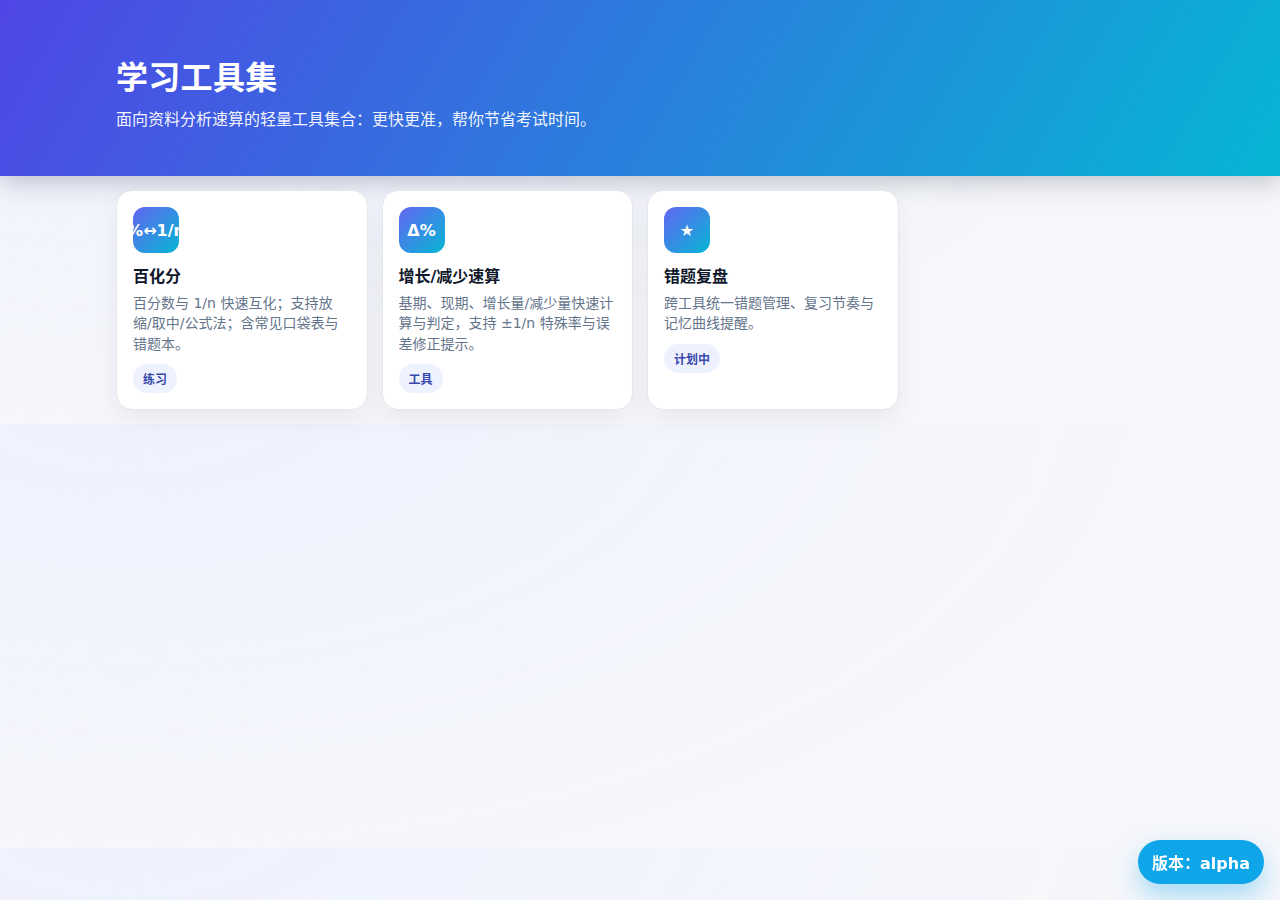
<file: web/index.html>
<!doctype html>
<html lang="zh-CN">
<head>
  <meta charset="utf-8" />
  <meta name="viewport" content="width=device-width, initial-scale=1" />
  <title>学习工具集 · 首页</title>
  <link rel="stylesheet" href="style.css" />
</head>
<body>
  <header>
    <div class="hero">
      <h1>学习工具集</h1>
      <p class="lead">面向资料分析速算的轻量工具集合：更快更准，帮你节省考试时间。</p>
    </div>
  </header>

  <section class="tools">
    <div class="tools-grid">
      <a class="tool-card" href="tool-baihuafen.html">
        <div class="tool-icon">%↔︎1/n</div>
        <div class="tool-title">百化分</div>
        <div class="tool-desc">百分数与 1/n 快速互化；支持放缩/取中/公式法；含常见口袋表与错题本。</div>
        <div class="tool-tag">练习</div>
      </a>

      <a class="tool-card" href="tool-growth.html">
        <div class="tool-icon">Δ%</div>
        <div class="tool-title">增长/减少速算</div>
        <div class="tool-desc">基期、现期、增长量/减少量快速计算与判定，支持 ±1/n 特殊率与误差修正提示。</div>
        <div class="tool-tag">工具</div>
      </a>

      <a class="tool-card" href="#" onclick="alert('敬请期待：错题复盘与自定义题库');return false;">
        <div class="tool-icon">★</div>
        <div class="tool-title">错题复盘</div>
        <div class="tool-desc">跨工具统一错题管理、复习节奏与记忆曲线提醒。</div>
        <div class="tool-tag">计划中</div>
      </a>
    </div>
  </section>

  <footer>
    <span id="score">版本：alpha</span>
  </footer>
</body>
</html>
</file>
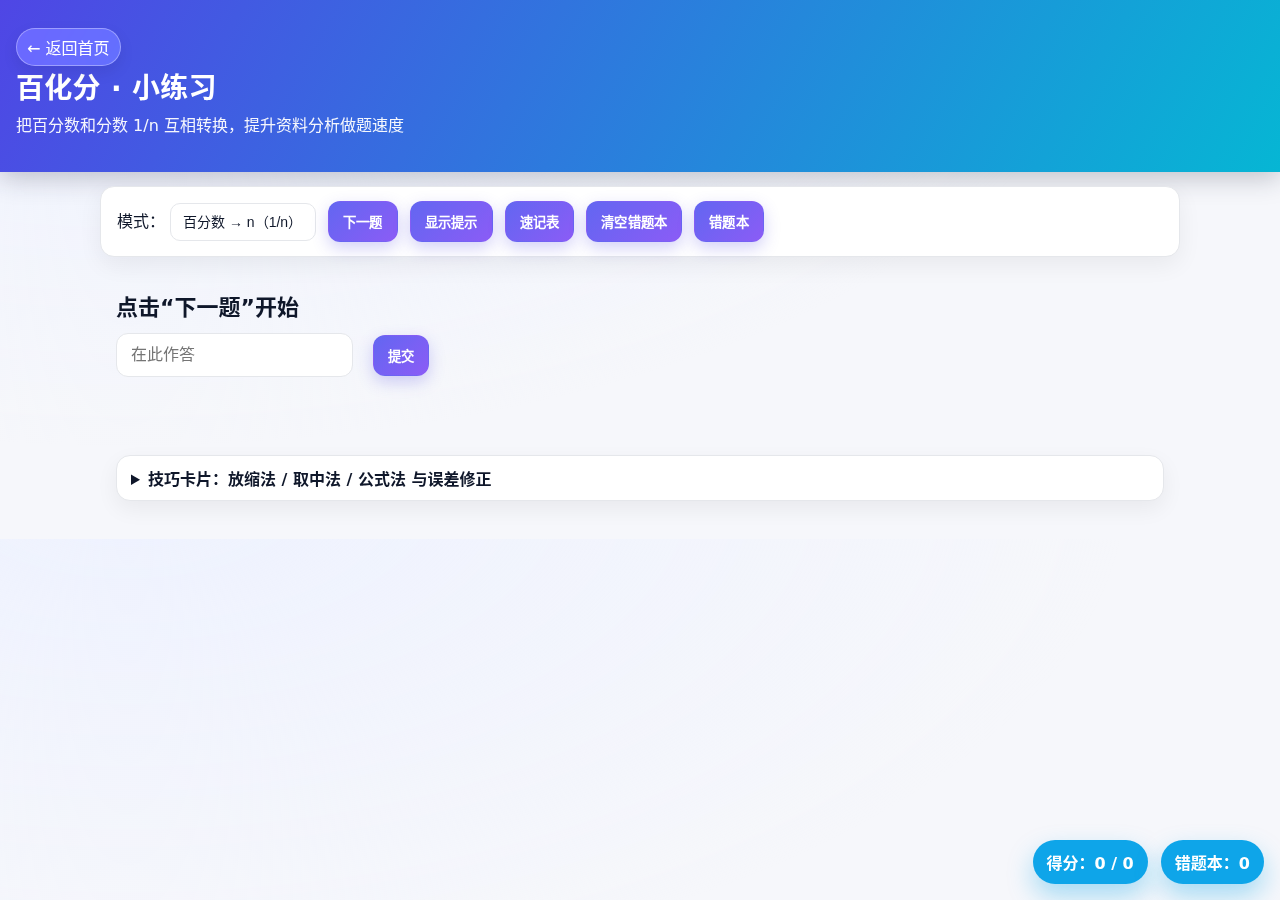
<file: web/tool-baihuafen.html>
<!doctype html>
<html lang="zh-CN">
<head>
  <meta charset="utf-8" />
  <meta name="viewport" content="width=device-width, initial-scale=1" />
  <title>百化分 · 工具</title>
  <link rel="stylesheet" href="style.css" />
</head>
<body>
  <header>
    <a class="home-link" href="index.html">← 返回首页</a>
    <h1>百化分 · 小练习</h1>
    <p class="sub">把百分数和分数 1/n 互相转换，提升资料分析做题速度</p>
  </header>

  <section class="toolbar">
    <label>
      模式：
      <select id="mode">
        <option value="p2n">百分数 → n（1/n）</option>
        <option value="n2p">n（1/n） → 百分数</option>
        <option value="formula">公式法：n ≈ 100/x</option>
        <option value="nearby">取中/放缩判断</option>
        <option value="challenge60">60秒挑战</option>
        <option value="review">复习错题</option>
      </select>
    </label>
    <button id="btn-next">下一题</button>
    <button id="btn-show-tip">显示提示</button>
    <button id="btn-show-table">速记表</button>
    <button id="btn-clear-wrong">清空错题本</button>
    <button id="btn-view-wrong">错题本</button>
  </section>

  <main class="panel">
    <div id="question" class="question">点击“下一题”开始</div>

    <div id="answer-area" class="answer-area">
      <input id="answer-input" type="text" placeholder="在此作答" />
      <div id="choices" class="choices"></div>
      <button id="btn-submit">提交</button>
    </div>

    <div id="result" class="result"></div>

    <div id="tip" class="tip" hidden></div>
  </main>

  <section id="table" class="table" hidden>
    <h2>常见百分数 ≈ 1/n 口袋表</h2>
    <div class="grid" id="pocket-grid"></div>
    <p class="note">说明：接受微小误差（±0.2%），如 1/15 可记 6.6% 或 6.7% 均判对。</p>
  </section>
  <section id="wrong-panel" class="table" hidden>
    <h2>错题本</h2>
    <div id="wrong-actions" style="margin:8px 0 10px;">
      <button id="btn-import-wrong">导入错题</button>
      <input id="file-import-wrong" type="file" accept="application/json" style="display:none">
      <button id="btn-export-wrong">导出错题</button>
    </div>
    <div id="wrong-list" class="grid"></div>
    <p class="note">提示：题目做错时会自动加入错题本；可在上方“复习错题”模式随机练，也可在此页重做或删除。</p>
  </section>

  <section class="cards">
    <details>
      <summary>技巧卡片：放缩法 / 取中法 / 公式法 与误差修正</summary>
      <div class="card-body">
        <h3>1）放缩法</h3>
        <ul>
          <li>14.3%≈1/7，则 1.43%≈1/70</li>
          <li>6.7%≈1/15，则 13.4%≈(1/15)×2≈1/7.5</li>
          <li>1.9%≈2%＝1/50</li>
        </ul>
        <h3>2）取中法</h3>
        <ul>
          <li>18.5% 介于 16.7%(≈1/6) 和 20%(=1/5) 之间，取中≈1/5.5</li>
          <li>15.4% 介于 14.3%(≈1/7) 和 16.7%(≈1/6) 之间，取中≈1/6.5</li>
        </ul>
        <h3>3）公式法</h3>
        <p>若 x%≈1/n，记忆不稳时用 n≈100/x（保留 1 位小数）。如 44%→n≈100/44≈2.3→≈1/2.3。</p>
        <h3>误差修正（直觉版）</h3>
        <p>用 1/8 代替 13%：13%×8≈104%，因此结果偏小约 4%，需 +4%；
        用 1/8 代替 12%：12%×8≈96%，结果偏大约 4%，需 −4%。
        若考虑分母 1+r 的影响，13% 与 1/8 的更精确误差≈4%−0.5%=3.5%。</p>
      </div>
    </details>
  </section>

  <footer>
    <span id="score">得分：0 / 0</span>
    <span id="wrong">错题本：0</span>
  </footer>

  <script src="app.js"></script>
</body>
</html>
</file>
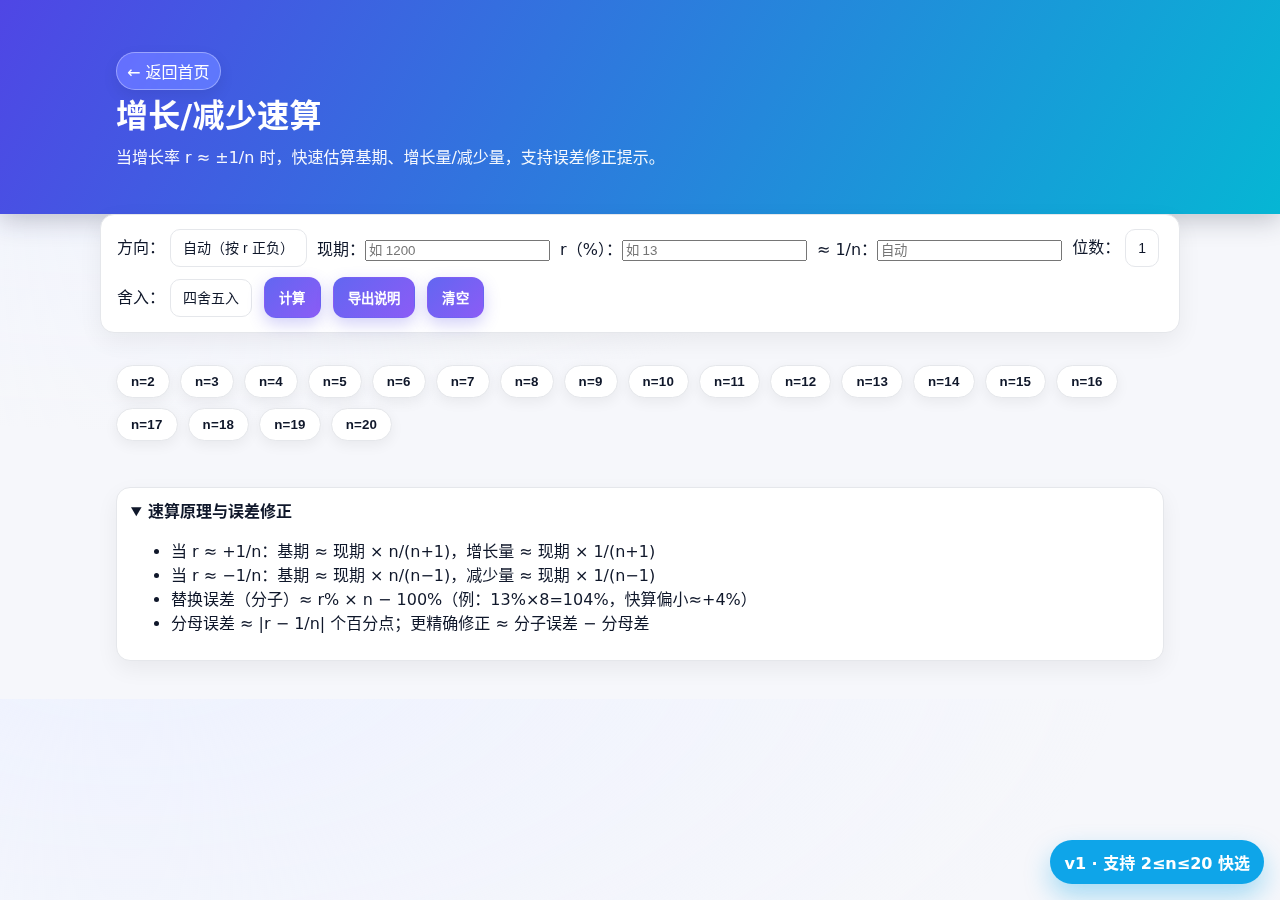
<file: web/tool-growth.html>
<!doctype html>
<html lang="zh-CN">
<head>
  <meta charset="utf-8" />
  <meta name="viewport" content="width=device-width, initial-scale=1" />
  <title>增长/减少速算 · 工具</title>
  <link rel="stylesheet" href="style.css" />
</head>
<body class="has-bottom-bar">
  <header>
    <div class="hero">
      <a class="home-link" href="index.html">← 返回首页</a>
      <h1>增长/减少速算</h1>
      <p class="lead">当增长率 r ≈ ±1/n 时，快速估算基期、增长量/减少量，支持误差修正提示。</p>
    </div>
  </header>

  <section class="toolbar" style="margin-top:0">
    <label>方向：
      <select id="dir">
        <option value="auto">自动（按 r 正负）</option>
        <option value="up">增长</option>
        <option value="down">减少</option>
      </select>
    </label>
    <label>现期：<input id="cur" type="number" step="0.01" placeholder="如 1200" /></label>
    <label>r（%）：<input id="r" type="number" step="0.1" placeholder="如 13" /></label>
    <label>≈ 1/n：<input id="n" type="number" step="0.1" placeholder="自动" /></label>
    <label>位数：
      <select id="prec">
        <option value="0">0</option>
        <option value="1" selected>1</option>
        <option value="2">2</option>
      </select>
    </label>
    <label>舍入：
      <select id="round">
        <option value="half-up" selected>四舍五入</option>
        <option value="floor">向下取整</option>
        <option value="ceil">向上取整</option>
      </select>
    </label>
    <button id="btn-calc">计算</button>
    <button id="btn-export" type="button">导出说明</button>
    <button id="btn-reset" type="button">清空</button>
  </section>

  <section class="panel">
    <div class="answer-area">
      <div class="choices" id="quick-n"></div>
    </div>

    <div class="tip" id="result-card" hidden></div>
  </section>

  <section class="cards">
    <details open>
      <summary>速算原理与误差修正</summary>
      <div class="card-body">
        <ul>
          <li>当 r ≈ +1/n：基期 ≈ 现期 × n/(n+1)，增长量 ≈ 现期 × 1/(n+1)</li>
          <li>当 r ≈ −1/n：基期 ≈ 现期 × n/(n−1)，减少量 ≈ 现期 × 1/(n−1)</li>
          <li>替换误差（分子）≈ r% × n − 100%（例：13%×8=104%，快算偏小≈+4%）</li>
          <li>分母误差 ≈ |r − 1/n| 个百分点；更精确修正 ≈ 分子误差 − 分母差</li>
        </ul>
      </div>
    </details>
  </section>

  <!-- 移动端固定底部操作条 -->
  <div class="bottom-bar">
    <button id="mb-calc">计算</button>
    <button id="mb-export">导出说明</button>
    <button id="mb-reset" type="button">清空</button>
  </div>

  <footer>
    <span id="score">v1 · 支持 2≤n≤20 快选</span>
  </footer>

  <script src="growth.js"></script>
</body>
</html>
</file>
<file: web/style.css>
/* 现代互联网风格样式：柔和配色、卡片+阴影、响应式布局、系统暗色模式适配 */
:root{
  --bg:#f6f7fb;
  --surface:#ffffff;
  --text:#0f172a;
  --muted:#64748b;
  --border:#e5e7eb;
  --primary:#4f46e5;   /* indigo */
  --primary-2:#06b6d4; /* cyan for gradient */
  --success:#12b981;
  --danger:#ef4444;
}
*{box-sizing:border-box}
body{
  font-family: ui-sans-serif, system-ui, -apple-system, Segoe UI, Roboto, Arial, "Noto Sans CJK SC", sans-serif;
  margin:0; color:var(--text); background:radial-gradient(1000px 500px at 10% -10%, #eef2ff, transparent), var(--bg);
}

/* 顶部横幅 */
header{
  padding:28px 16px 36px;
  color:#fff;
  background:linear-gradient(120deg, var(--primary), var(--primary-2));
  box-shadow: 0 6px 24px rgba(30, 41, 59, .25);
}
h1{margin:0 0 6px; font-size:28px; letter-spacing:.3px}
.sub{margin:0; opacity:.95}

/* 容器：控制最大宽度 */
.toolbar, .panel, .table, .cards{ max-width: 1080px; margin: 14px auto; }

/* 顶部工具条（卡片） */
.toolbar{
  display:flex; flex-wrap:wrap; gap:10px; align-items:center;
  padding:14px 16px; background:var(--surface);
  border:1px solid var(--border); border-radius:14px;
  box-shadow:0 8px 24px rgba(2,6,23,.06);
}
.toolbar select{
  appearance:none; -webkit-appearance:none;
  padding:10px 12px; border:1px solid var(--border); border-radius:10px;
  background:#fff; color:var(--text); font-size:14px;
}
.toolbar button{ margin-left:2px; }

/* 主内容卡片 */
.panel{ padding:18px 0; }
.question{ font-size:22px; font-weight:700; margin:0 16px 12px; }
.answer-area{ display:flex; flex-wrap:wrap; gap:10px; align-items:center; margin:0 16px 14px; }
#answer-input{
  padding:12px 14px; font-size:16px; min-width:220px;
  border:1px solid var(--border); border-radius:12px; outline:none;
  transition: box-shadow .15s ease, border-color .15s ease;
}
#answer-input:focus{ border-color:color-mix(in srgb, var(--primary) 50%, #8da2fb); box-shadow:0 0 0 4px rgba(79,70,229,.12); }

/* 通用按钮 */
.toolbar button, .answer-area button{
  padding:10px 14px; border:1px solid transparent; border-radius:12px; cursor:pointer;
  background:linear-gradient(135deg, #6366f1, #8b5cf6); color:#fff; font-weight:600; letter-spacing:.2px;
  box-shadow:0 6px 16px rgba(79,70,229,.25); transition: transform .08s ease, box-shadow .2s ease, filter .2s ease;
}
.toolbar button:hover, .answer-area button:hover{ transform:translateY(-1px); filter:brightness(1.02); box-shadow:0 10px 24px rgba(79,70,229,.3) }
.toolbar button:active, .answer-area button:active{ transform:translateY(0) scale(.98) }

/* 备选项按钮（次级） */
.choices{ display:flex; gap:10px; flex-wrap:wrap }
.choices button{
  background:#fff; color:var(--text); font-weight:600;
  border:1px solid var(--border); border-radius:999px; padding:8px 14px;
  box-shadow:0 4px 14px rgba(2,6,23,.06); transition:all .15s ease;
}
.choices button:hover{ background:#f5f7ff; border-color:#c7d2fe; box-shadow:0 8px 20px rgba(2,6,23,.08) }

/* 结果与提示 */
.result{ min-height:24px; margin:8px 16px; font-weight:700 }
.result.ok{ color:var(--success) }
.result.bad{ color:var(--danger) }
.tip{
  margin:8px 16px; padding:14px 14px; color:#334155; background:linear-gradient(0deg, #fff, #fff);
  border:1px solid #c7d2fe; border-left:4px solid var(--primary); border-radius:12px;
  box-shadow:0 6px 20px rgba(2,6,23,.06);
}

/* 口袋表 */
.table{ padding:0 16px 20px }
.table h2{ margin:12px 0 8px; font-size:18px; color:#0f172a }
.grid{ display:grid; grid-template-columns:repeat(auto-fill, minmax(220px, 1fr)); gap:12px }
.cell{
  background:var(--surface); border:1px solid var(--border); border-radius:14px; padding:12px 14px; text-align:center;
  box-shadow:0 8px 22px rgba(2,6,23,.06); transition: transform .12s ease, box-shadow .2s ease;
}
.cell:hover{ transform: translateY(-2px); box-shadow:0 16px 28px rgba(2,6,23,.08) }
.cell .p{ font-weight:800; color:#1d4ed8; font-size:18px }
.cell .n{ color:var(--muted); font-size:13px }
.note{ color:var(--muted); margin-top:8px }

/* 卡片区 */
.cards{ padding:0 16px 24px }
.details, details{ background:var(--surface); border:1px solid var(--border); border-radius:14px; padding:10px 14px; box-shadow:0 8px 22px rgba(2,6,23,.06) }
summary{ cursor:pointer; font-weight:700 }

/* 右下角得分小胶囊 */
footer{ position:fixed; right:16px; bottom:16px; z-index:30 }
footer #score, footer #wrong{
  display:inline-block; padding:10px 14px; background:#0ea5e9; color:#fff; border-radius:999px; font-weight:700;
  box-shadow:0 12px 26px rgba(14,165,233,.35);
}
footer #wrong{ margin-left:8px; cursor:pointer; }
footer #wrong:hover{ filter:brightness(1.05); }

/* 暗色模式（跟随系统） */
@media (prefers-color-scheme: dark){
  :root{
    --bg:#0b1220; --surface:#0f172a; --text:#e5e7eb; --muted:#94a3b8; --border:#1f2937;
  }
  body{ background: radial-gradient(1000px 500px at 10% -10%, rgba(79,70,229,.25), transparent), var(--bg); }
  .toolbar, .cell, details, .tip{ box-shadow: 0 10px 26px rgba(0,0,0,.35); }
  .choices button{ background:#111827; color:var(--text); border-color:#223; }
  .choices button:hover{ background:#0b1220; }
}




/* 首页 hero 与工具卡样式 + 返回首页按钮 */
.home-link{
  display:inline-flex; align-items:center; gap:6px; text-decoration:none; color:#fff;
  background:rgba(255,255,255,.18); border:1px solid rgba(255,255,255,.35);
  padding:6px 10px; border-radius:999px; backdrop-filter:saturate(120%) blur(2px);
  box-shadow:0 6px 16px rgba(0,0,0,.08);
}
.home-link:hover{ background:rgba(255,255,255,.24) }

.hero{ max-width:1080px; margin:16px auto 10px; padding:8px 16px 0; }
.hero h1{ font-size:32px; margin:0 0 8px; color:#fff }
.hero .lead{ color:rgba(255,255,255,.95); margin:0; }

.tools{ max-width:1080px; margin:14px auto; padding:0 16px; }
.tools-grid{ display:grid; grid-template-columns:repeat(auto-fill, minmax(240px, 1fr)); gap:14px; }
.tool-card{
  display:block; text-decoration:none; color:inherit; background:var(--surface); border:1px solid var(--border);
  border-radius:16px; padding:16px; box-shadow:0 10px 26px rgba(2,6,23,.06); transition: transform .12s, box-shadow .2s;
}
.tool-card:hover{ transform: translateY(-2px); box-shadow:0 18px 34px rgba(2,6,23,.09) }
.tool-icon{
  width:46px; height:46px; border-radius:12px; display:flex; align-items:center; justify-content:center;
  background:linear-gradient(135deg, #6366f1, #06b6d4); color:#fff; font-weight:800;
}
.tool-title{ font-weight:800; margin:10px 0 6px; }
.tool-desc{ color:var(--muted); font-size:14px; line-height:1.45; min-height:40px }
.tool-tag{ display:inline-block; margin-top:10px; padding:6px 10px; border-radius:999px; background:#eef2ff; color:#3949ab; font-weight:700; font-size:12px }



/* 底部操作条（移动端优先） */
.bottom-bar{
  position:fixed; left:0; right:0; bottom:0; z-index:40; display:none;
  padding:10px 12px; gap:10px; border-top:1px solid var(--border);
  background:rgba(255,255,255,.86); backdrop-filter: blur(8px) saturate(120%);
}
.bottom-bar button{ flex:1 1 auto; }

@media (prefers-color-scheme: dark){
  .bottom-bar{ background: rgba(15,23,42,.75); border-top-color:#243047; }
}

/* 移动端细化适配 */
@media (max-width: 640px){
  header{ padding:22px 14px 26px; }
  h1{ font-size:22px; }
  .toolbar{ padding:12px; gap:8px; }
  .toolbar select{ width:100%; }
  .toolbar button{ flex:1 1 auto; min-width:calc(50% - 6px); }
  .panel{ padding:12px 0; }
  .question{ font-size:20px; margin:0 12px 10px; }
  .answer-area{ margin:0 12px 12px; gap:8px; }
  #answer-input{ min-width:0; width:100%; flex:1 1 160px; }
  .choices{ gap:8px; }
  .choices button{ padding:10px 12px; min-height:40px; }
  .grid{ grid-template-columns:repeat(auto-fill, minmax(150px, 1fr)); gap:10px; }
  .cell .p{ font-size:16px; }
  .bottom-bar{ display:flex; }
  .has-bottom-bar footer{ bottom:84px; }
  .has-bottom-bar .panel{ padding-bottom:92px; }

  footer{ left:50%; right:auto; transform:translateX(-50%); bottom:12px; }
  footer #score, footer #wrong{ padding:9px 12px; }
}
</file>
